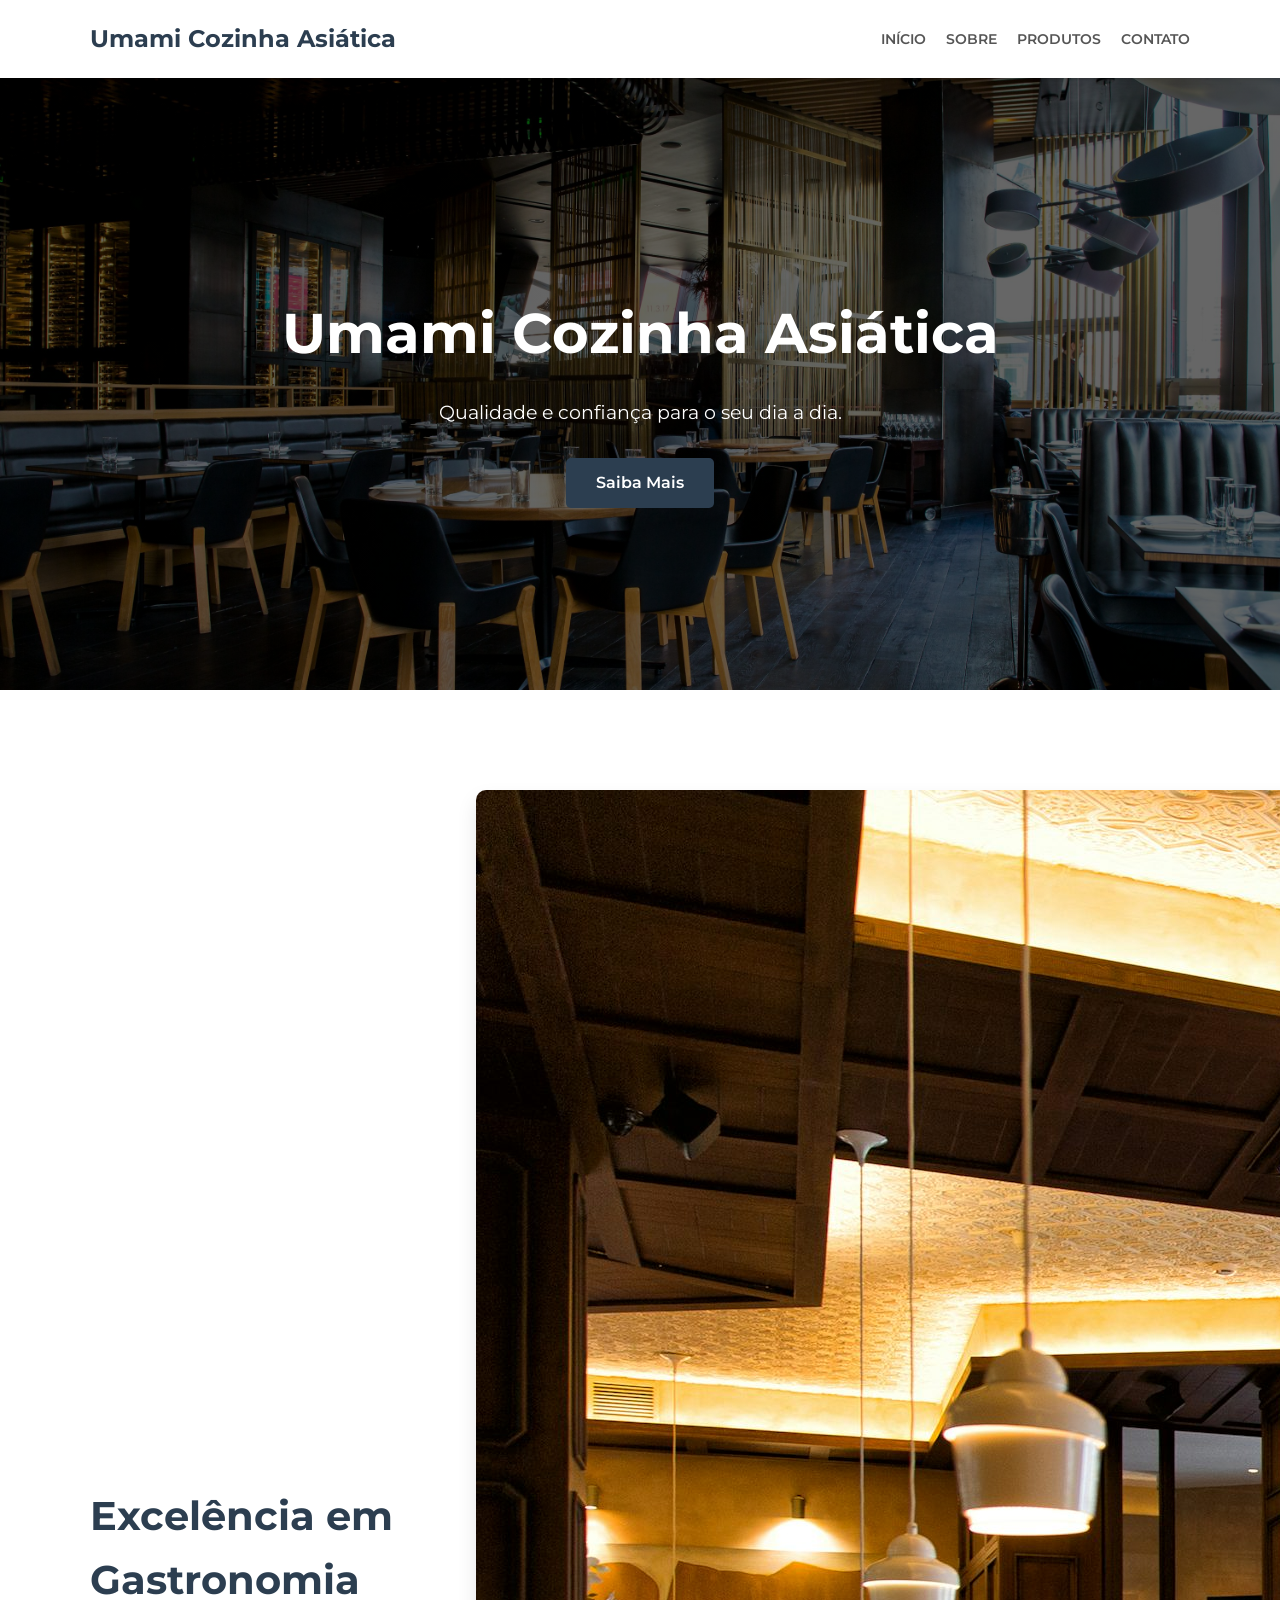
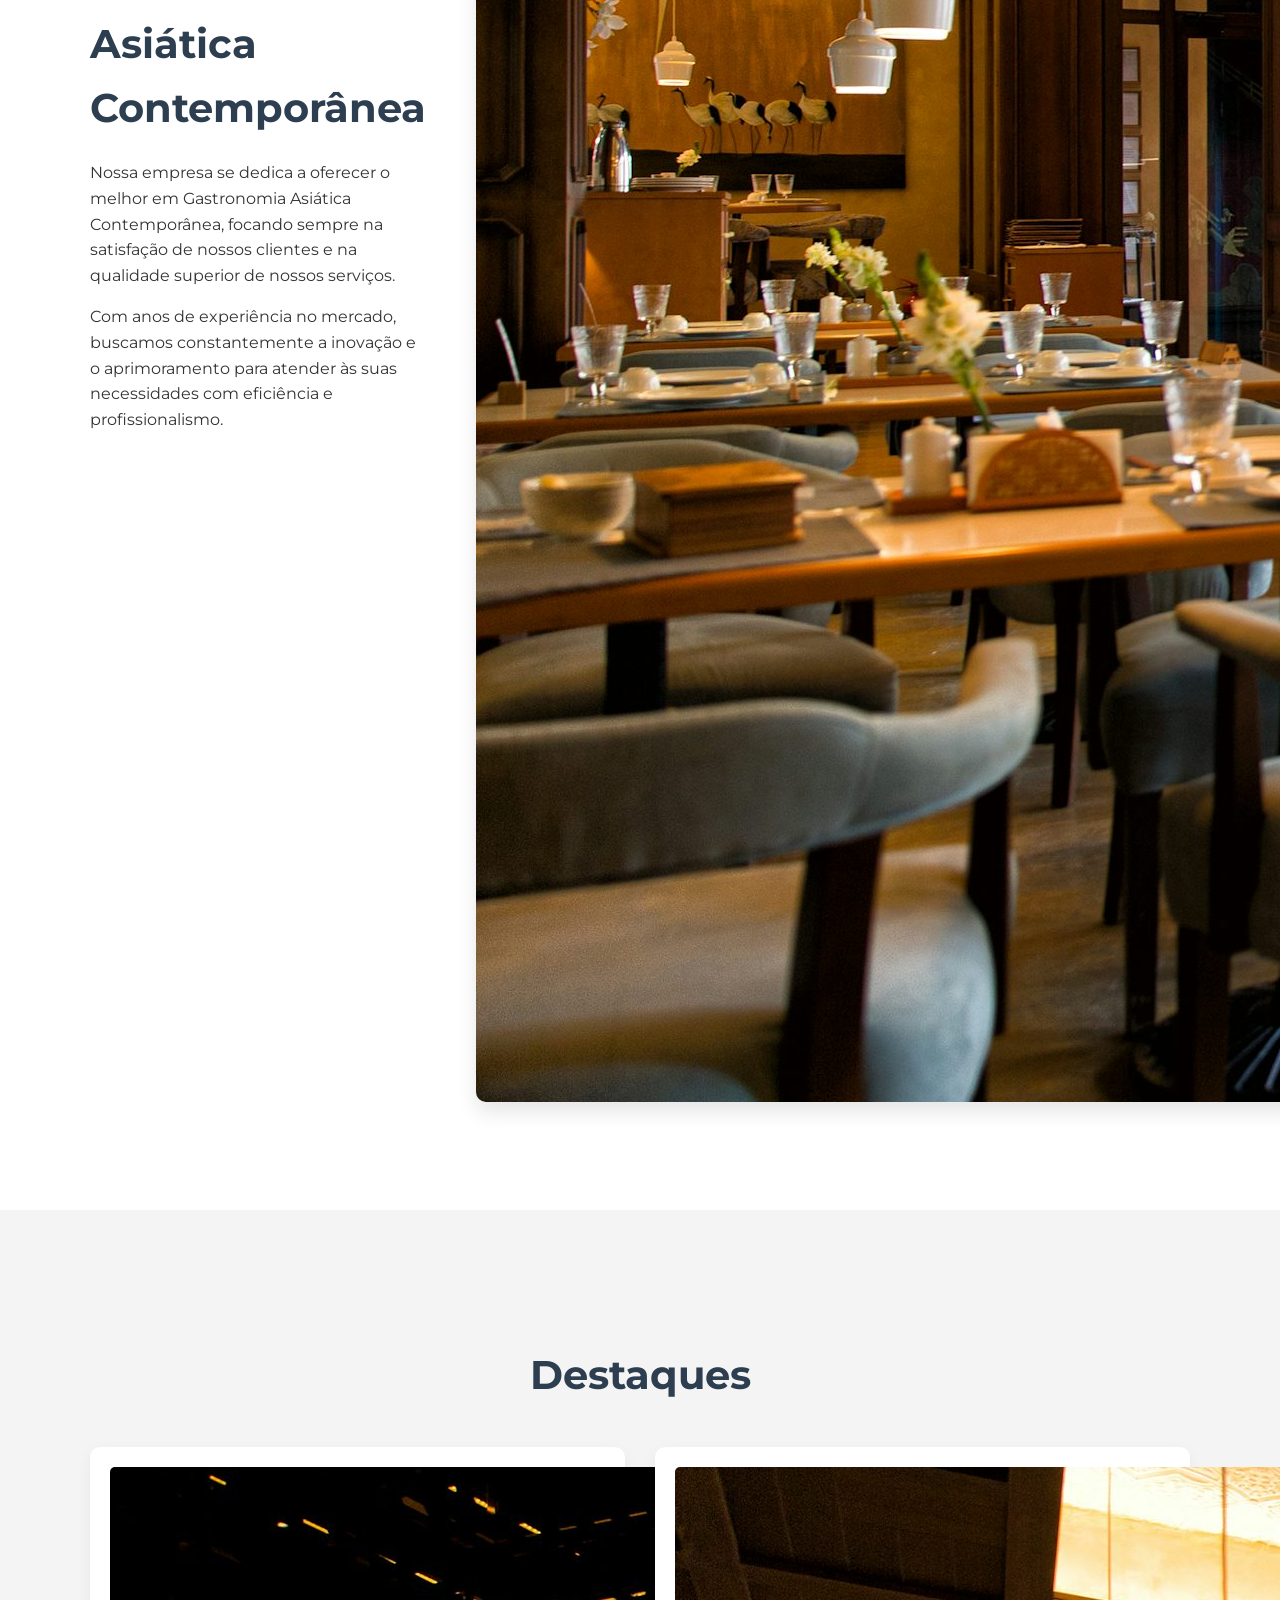
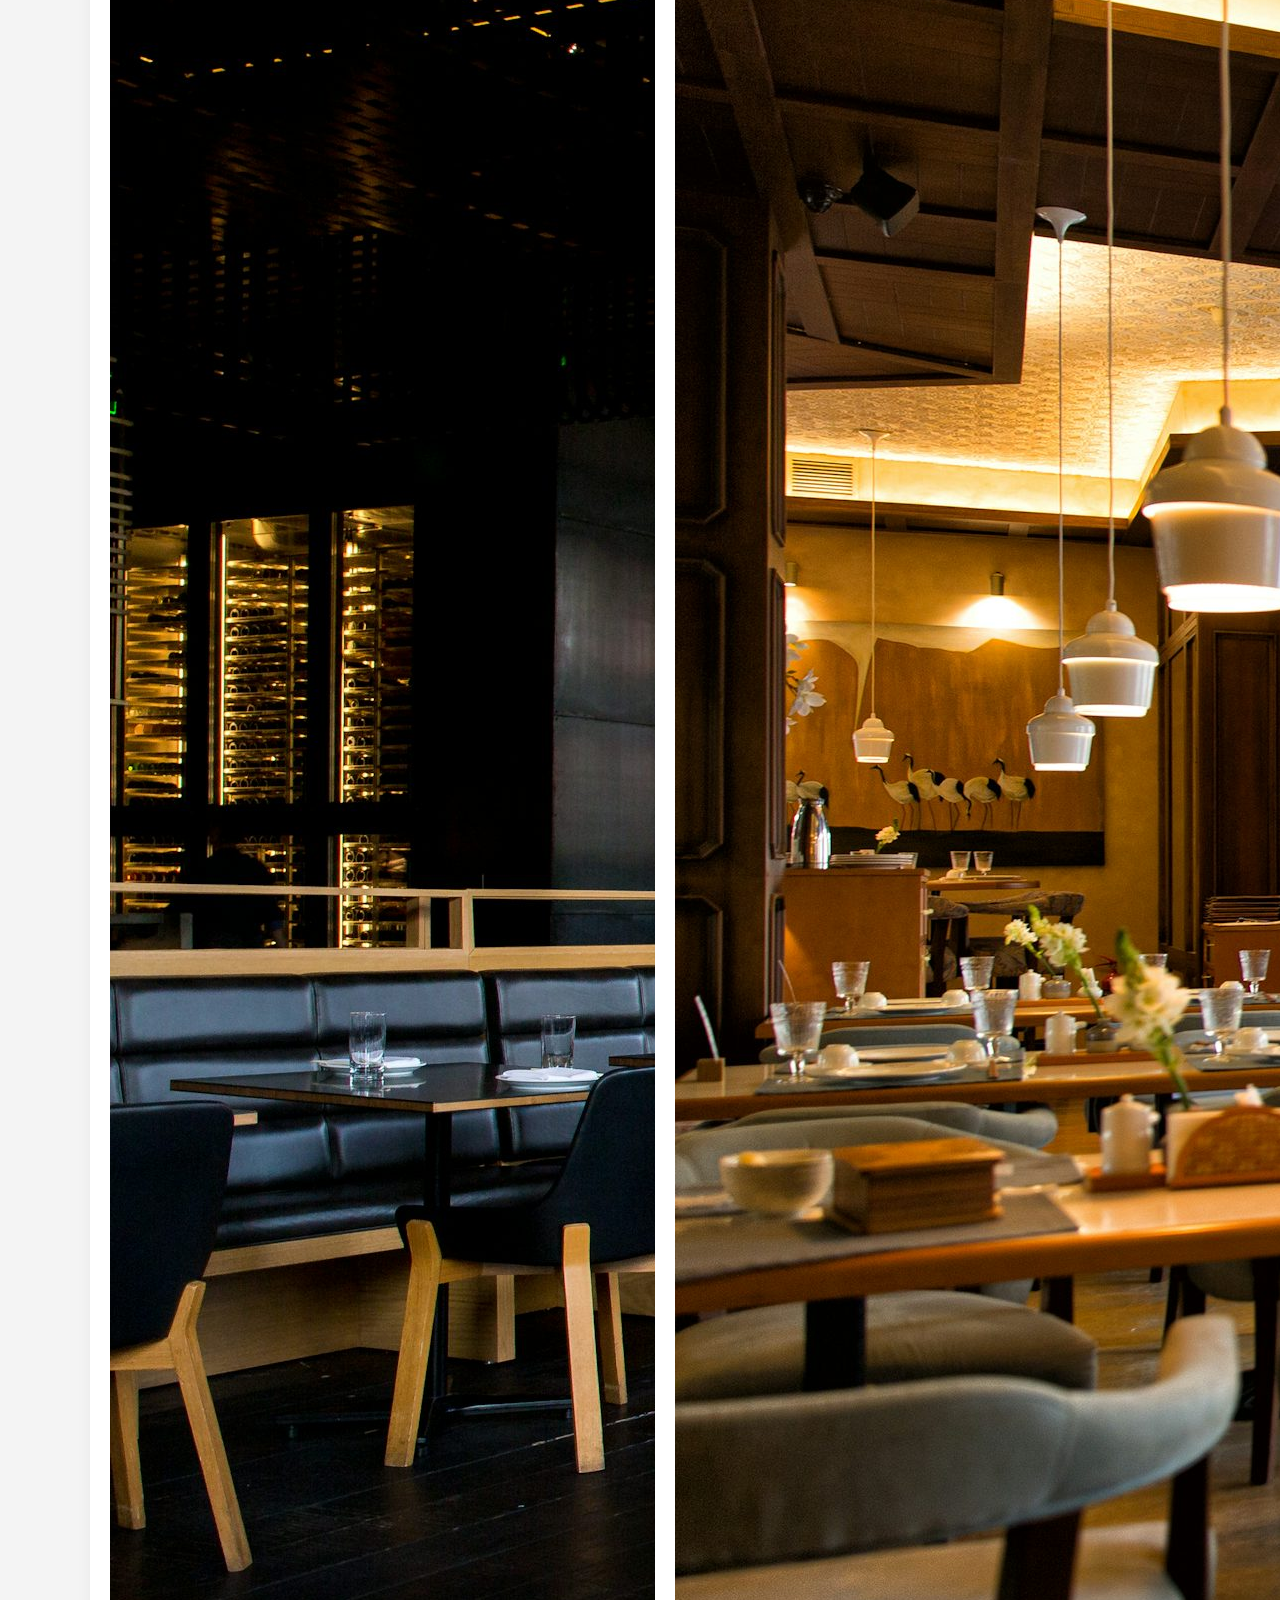
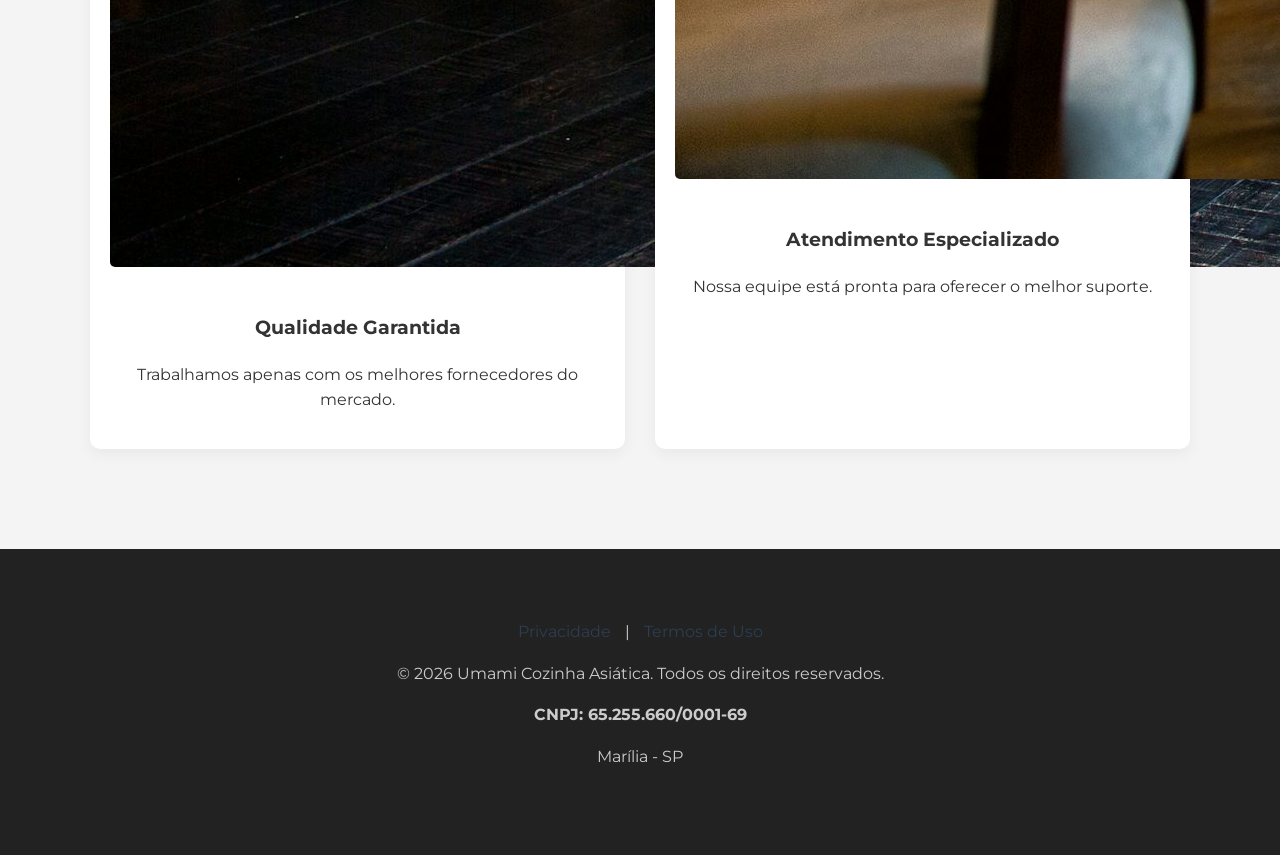
<file: index.html>
<!DOCTYPE html>
<html lang="pt-br">
<head>
    <meta charset="UTF-8">
    <meta name="viewport" content="width=device-width, initial-scale=1.0">
    <title>Umami Cozinha Asiática - Gastronomia Asiática Contemporânea</title>
    <link rel="stylesheet" href="css/style.css">
    <link href="https://fonts.googleapis.com/css2?family=Montserrat:wght@300;400;600;700&display=swap" rel="stylesheet">
</head>
<body>
    <header>
        <nav>
            <div class="container">
                <a href="https://google.com" class="logo">Umami Cozinha Asiática</a>
                <ul class="nav-links">
                    <li><a href="https://google.com">Início</a></li>
                    <li><a href="https://google.com">Sobre</a></li>
                    <li><a href="https://google.com">Produtos</a></li>
                    <li><a href="https://google.com">Contato</a></li>
                </ul>
            </div>
        </nav>
    </header>

    <section class="hero">
        <div class="container">
            <h1>Umami Cozinha Asiática</h1>
            <p>Qualidade e confiança para o seu dia a dia.</p>
            <a href="https://google.com" class="btn">Saiba Mais</a>
        </div>
    </section>

    <section class="about">
        <div class="container">
            <div class="about-content">
                <div class="about-text">
                    <h2>Excelência em Gastronomia Asiática Contemporânea</h2>
                    <p>Nossa empresa se dedica a oferecer o melhor em Gastronomia Asiática Contemporânea, focando sempre na satisfação de nossos clientes e na qualidade superior de nossos serviços.</p>
                    <p>Com anos de experiência no mercado, buscamos constantemente a inovação e o aprimoramento para atender às suas necessidades com eficiência e profissionalismo.</p>
                </div>
                <div class="about-image">
                    <img src="images/about.jpg" alt="Sobre Nós" class="clickable-image">
                </div>
            </div>
        </div>
    </section>

    <section class="specialties">
        <div class="container">
            <h2>Destaques</h2>
            <div class="grid">
                <div class="card">
                    <img src="images/dish1.jpg" alt="Destaque 1" class="clickable-image">
                    <h3>Qualidade Garantida</h3>
                    <p>Trabalhamos apenas com os melhores fornecedores do mercado.</p>
                </div>
                <div class="card">
                    <img src="images/dish2.jpg" alt="Destaque 2" class="clickable-image">
                    <h3>Atendimento Especializado</h3>
                    <p>Nossa equipe está pronta para oferecer o melhor suporte.</p>
                </div>
            </div>
        </div>
    </section>

    <footer>
        <div class="container">
            <div class="footer-links">
                <a href="privacy.html">Privacidade</a> | <a href="terms.html">Termos de Uso</a>
            </div>
            <p>&copy; 2026 Umami Cozinha Asiática. Todos os direitos reservados.</p>
            <p><strong>CNPJ: 65.255.660/0001-69</strong></p>
            <p>Marília - SP</p>
        </div>
    </footer>
    <script src="js/script.js"></script>
</body>
</html>
</file>
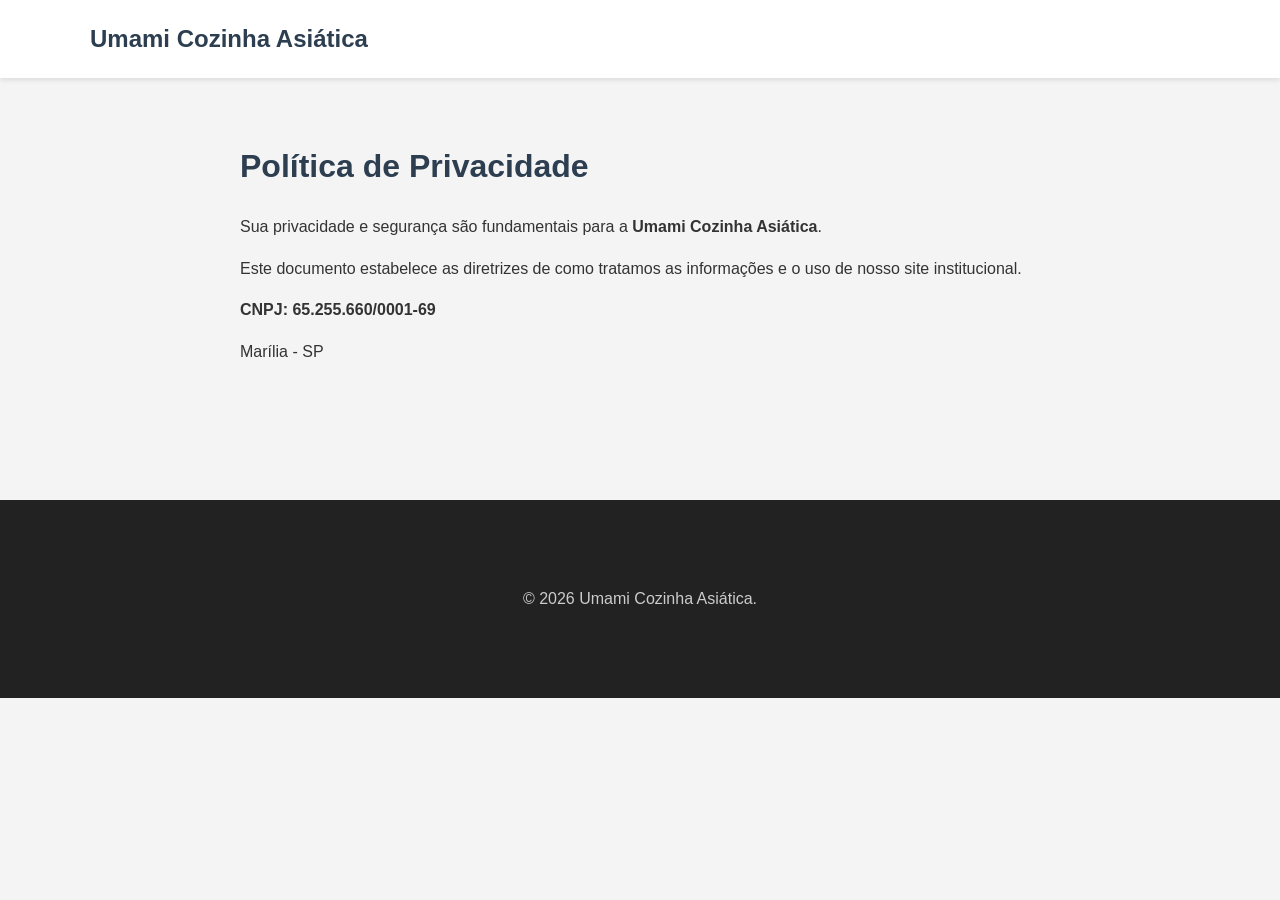
<file: privacy.html>
<!DOCTYPE html>
<html lang="pt-br">
<head>
    <meta charset="UTF-8">
    <meta name="viewport" content="width=device-width, initial-scale=1.0">
    <title>Política de Privacidade - Umami Cozinha Asiática</title>
    <link rel="stylesheet" href="css/style.css">
    <style>.legal { padding: 120px 0; max-width: 800px; margin: 0 auto; } h1 { color: #2c3e50; }</style>
</head>
<body>
    <header><nav><div class="container"><a href="index.html" class="logo">Umami Cozinha Asiática</a></div></nav></header>
    <div class="container legal">
        <h1>Política de Privacidade</h1>
        <p>Sua privacidade e segurança são fundamentais para a <strong>Umami Cozinha Asiática</strong>.</p>
        <p>Este documento estabelece as diretrizes de como tratamos as informações e o uso de nosso site institucional.</p>
        <p><strong>CNPJ: 65.255.660/0001-69</strong></p>
        <p>Marília - SP</p>
    </div>
    <footer><div class="container"><p>&copy; 2026 Umami Cozinha Asiática.</p></div></footer>
</body>
</html>
</file>
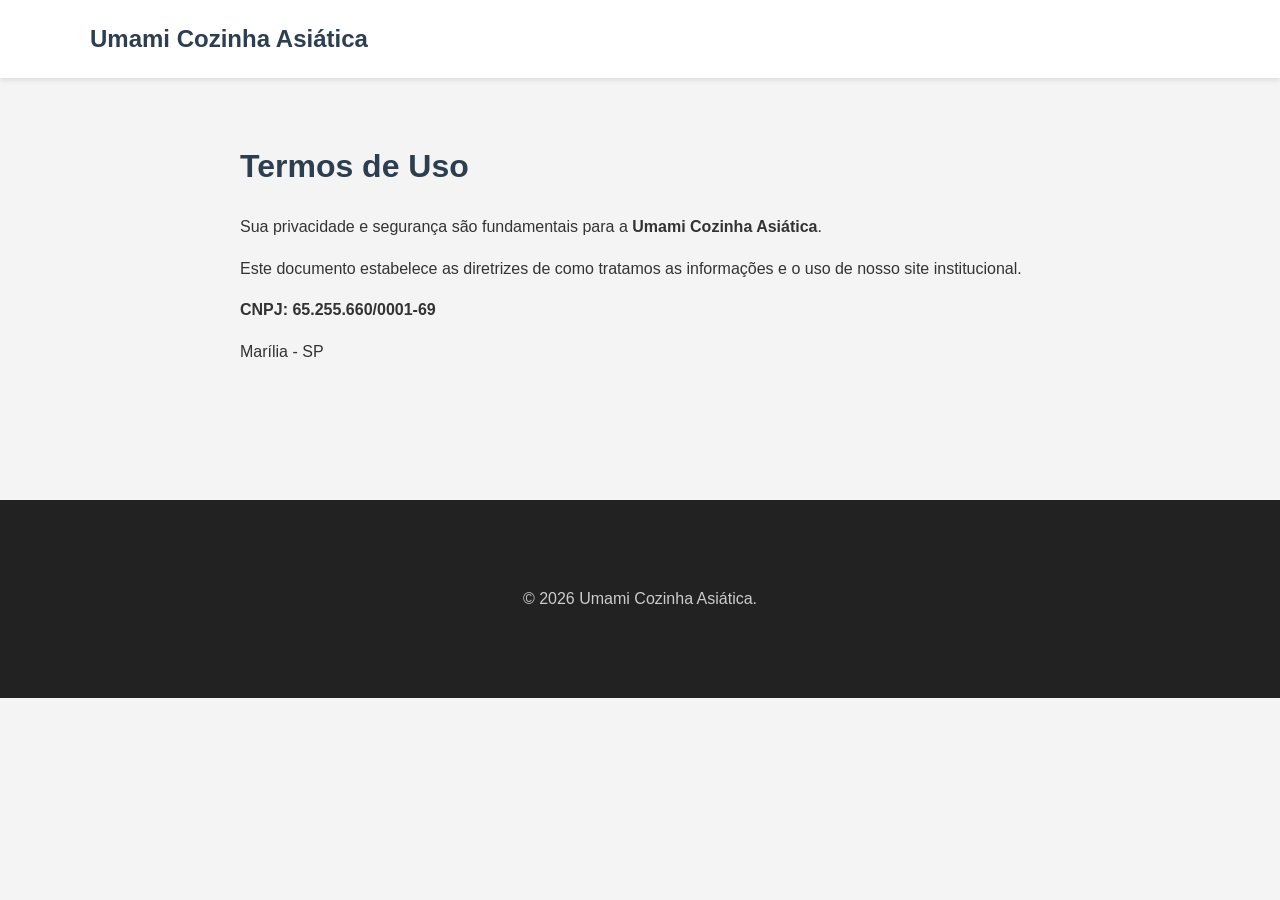
<file: terms.html>
<!DOCTYPE html>
<html lang="pt-br">
<head>
    <meta charset="UTF-8">
    <meta name="viewport" content="width=device-width, initial-scale=1.0">
    <title>Termos de Uso - Umami Cozinha Asiática</title>
    <link rel="stylesheet" href="css/style.css">
    <style>.legal { padding: 120px 0; max-width: 800px; margin: 0 auto; } h1 { color: #2c3e50; }</style>
</head>
<body>
    <header><nav><div class="container"><a href="index.html" class="logo">Umami Cozinha Asiática</a></div></nav></header>
    <div class="container legal">
        <h1>Termos de Uso</h1>
        <p>Sua privacidade e segurança são fundamentais para a <strong>Umami Cozinha Asiática</strong>.</p>
        <p>Este documento estabelece as diretrizes de como tratamos as informações e o uso de nosso site institucional.</p>
        <p><strong>CNPJ: 65.255.660/0001-69</strong></p>
        <p>Marília - SP</p>
    </div>
    <footer><div class="container"><p>&copy; 2026 Umami Cozinha Asiática.</p></div></footer>
</body>
</html>
</file>
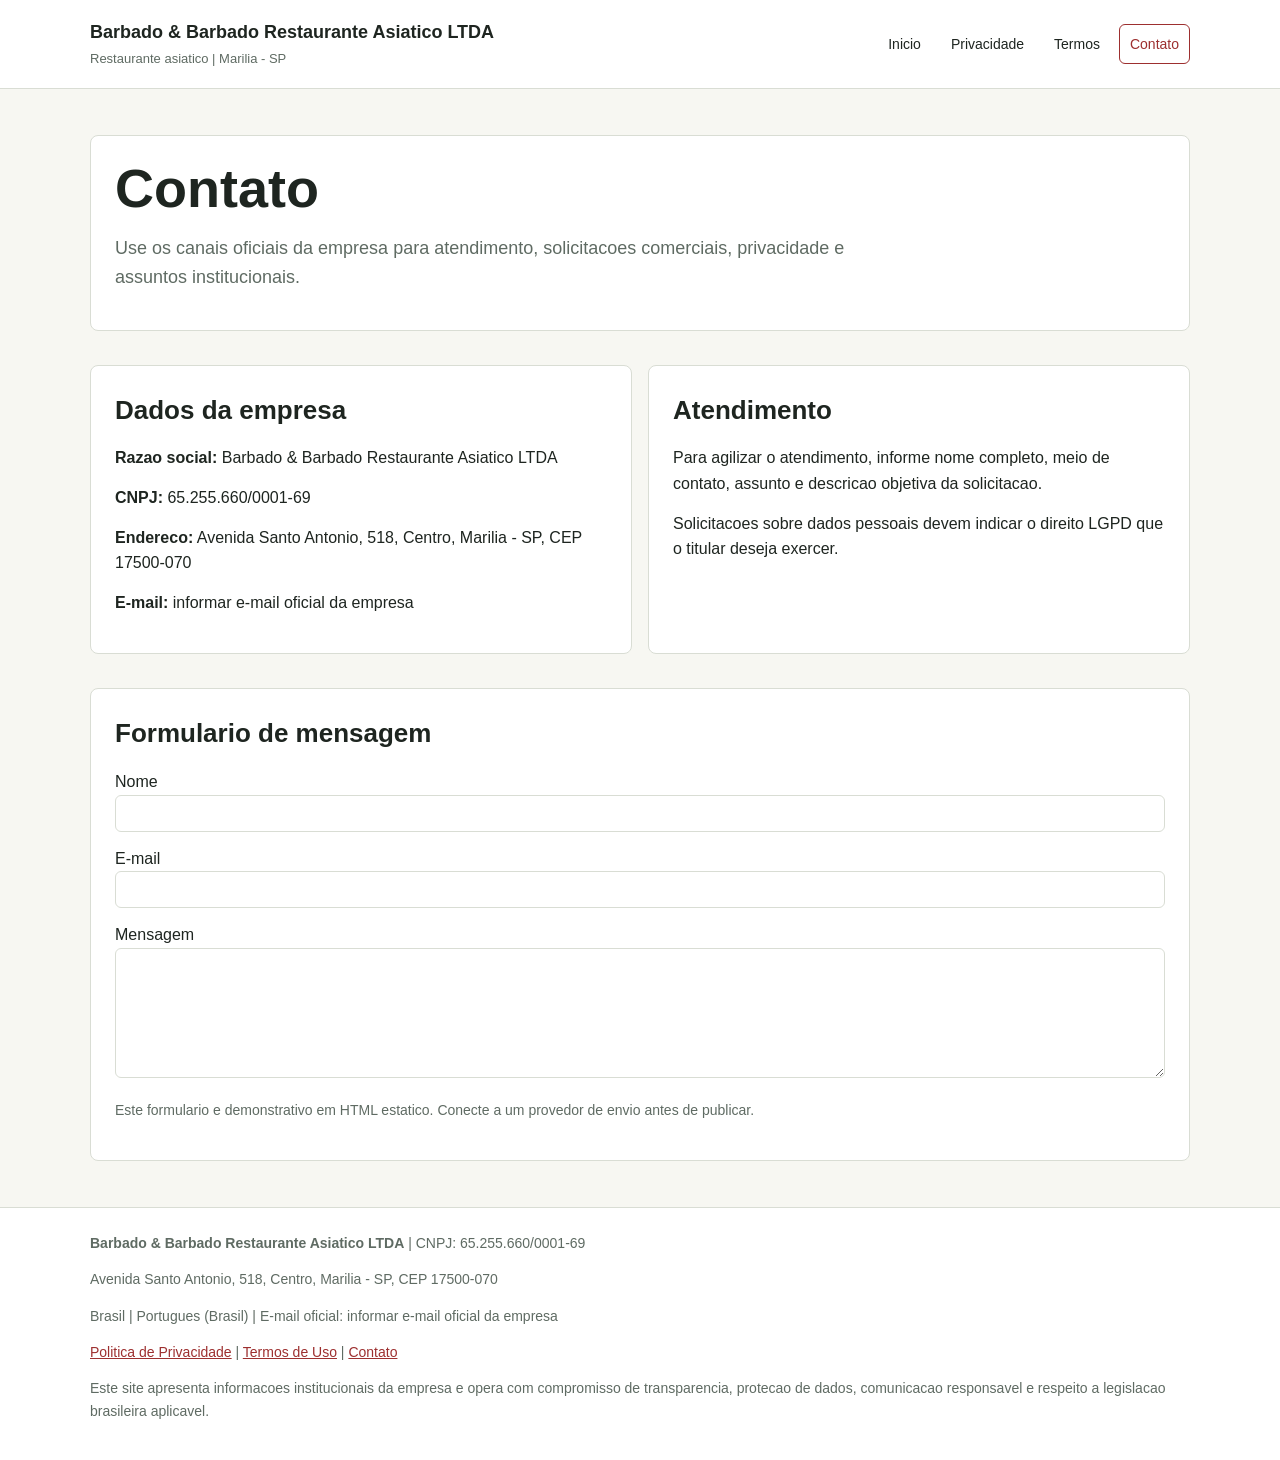
<file: pre_hu/contact.html>
﻿<!doctype html>
<html lang="pt-BR">
<head>
  <meta charset="utf-8">
  <meta name="viewport" content="width=device-width, initial-scale=1">
  <title>Contato | Barbado & Barbado Restaurante Asiatico LTDA</title>
  <meta name="description" content="Barbado & Barbado Restaurante Asiatico LTDA - Restaurante asiatico. Dados empresariais, politicas e canais de contato.">
  <style>
    :root {
      --accent: #9d2f2f;
      --accent2: #d7a645;
      --bg: #f7f7f2;
      --text: #1e2520;
      --muted: #5f6b63;
      --line: #d9ddd4;
      --card: #ffffff;
    }
    * { box-sizing: border-box; }
    body { margin: 0; font-family: Arial, Helvetica, sans-serif; color: var(--text); background: var(--bg); line-height: 1.6; }
    header { background: var(--card); border-bottom: 1px solid var(--line); position: sticky; top: 0; z-index: 10; }
    .wrap { width: min(1100px, calc(100% - 32px)); margin: 0 auto; }
    .top { display: flex; align-items: center; justify-content: space-between; gap: 20px; padding: 18px 0; }
    .brand { display: flex; flex-direction: column; gap: 2px; }
    .brand strong { font-size: 18px; letter-spacing: 0; }
    .brand span { color: var(--muted); font-size: 13px; }
    nav { display: flex; flex-wrap: wrap; gap: 8px; }
    nav a { color: var(--text); text-decoration: none; padding: 8px 10px; border-radius: 6px; border: 1px solid transparent; font-size: 14px; }
    nav a.active, nav a:hover { border-color: var(--accent); color: var(--accent); }
    main { padding: 46px 0; }
    .hero { display: grid; grid-template-columns: 1.4fr .8fr; gap: 28px; align-items: stretch; }
    h1 { font-size: clamp(30px, 5vw, 54px); line-height: 1.05; margin: 0 0 18px; letter-spacing: 0; }
    h2 { font-size: 26px; margin: 0 0 14px; letter-spacing: 0; }
    h3 { margin: 0 0 8px; }
    p { margin: 0 0 14px; }
    .lead { font-size: 18px; color: var(--muted); max-width: 760px; }
    .card { background: var(--card); border: 1px solid var(--line); border-radius: 8px; padding: 24px; }
    .hero .card { border-top: 4px solid var(--accent); }
    .grid { display: grid; grid-template-columns: repeat(3, minmax(0, 1fr)); gap: 16px; margin-top: 22px; }
    .two { display: grid; grid-template-columns: repeat(2, minmax(0, 1fr)); gap: 16px; margin-top: 22px; }
    .section { margin-top: 34px; }
    .badge { display: inline-block; background: color-mix(in srgb, var(--accent) 12%, white); color: var(--accent); border: 1px solid color-mix(in srgb, var(--accent) 32%, white); border-radius: 999px; padding: 6px 10px; font-size: 13px; margin-bottom: 16px; }
    .btns { display: flex; gap: 10px; flex-wrap: wrap; margin-top: 20px; }
    .btn { background: var(--accent); color: white; text-decoration: none; border-radius: 6px; padding: 10px 14px; font-weight: 700; }
    .btn.secondary { background: transparent; color: var(--accent); border: 1px solid var(--accent); }
    ul { padding-left: 20px; }
    li { margin-bottom: 8px; }
    table { width: 100%; border-collapse: collapse; background: var(--card); border: 1px solid var(--line); }
    th, td { padding: 12px; border-bottom: 1px solid var(--line); text-align: left; vertical-align: top; }
    footer { border-top: 1px solid var(--line); background: var(--card); padding: 24px 0; color: var(--muted); font-size: 14px; }
    footer a { color: var(--accent); }
    .legal { font-size: 14px; color: var(--muted); }
    @media (max-width: 760px) {
      .top, .hero, .grid, .two { grid-template-columns: 1fr; display: grid; }
      nav { width: 100%; }
    }
  </style>
</head>
<body>
  <header>
    <div class="wrap top">
      <div class="brand">
        <strong>Barbado & Barbado Restaurante Asiatico LTDA</strong>
        <span>Restaurante asiatico | Marilia - SP</span>
      </div>
      <nav aria-label="Navegacao principal">
        <a href="index.html">Inicio</a>
<a href="privacy.html">Privacidade</a>
<a href="terms.html">Termos</a>
<a class="active" href="contact.html">Contato</a>
      </nav>
    </div>
  </header>
  <main class="wrap">
    <section class="card">
  <h1>Contato</h1>
  <p class="lead">Use os canais oficiais da empresa para atendimento, solicitacoes comerciais, privacidade e assuntos institucionais.</p>
</section>

<section class="section two">
  <div class="card">
    <h2>Dados da empresa</h2>
    <p><strong>Razao social:</strong> Barbado & Barbado Restaurante Asiatico LTDA</p>
    <p><strong>CNPJ:</strong> 65.255.660/0001-69</p>
    <p><strong>Endereco:</strong> Avenida Santo Antonio, 518, Centro, Marilia - SP, CEP 17500-070</p>
    <p><strong>E-mail:</strong> informar e-mail oficial da empresa</p>
  </div>
  <div class="card">
    <h2>Atendimento</h2>
    <p>Para agilizar o atendimento, informe nome completo, meio de contato, assunto e descricao objetiva da solicitacao.</p>
    <p>Solicitacoes sobre dados pessoais devem indicar o direito LGPD que o titular deseja exercer.</p>
  </div>
</section>

<section class="section card">
  <h2>Formulario de mensagem</h2>
  <form>
    <p><label>Nome<br><input style="width:100%;padding:10px;border:1px solid var(--line);border-radius:6px" type="text" name="nome"></label></p>
    <p><label>E-mail<br><input style="width:100%;padding:10px;border:1px solid var(--line);border-radius:6px" type="email" name="email"></label></p>
    <p><label>Mensagem<br><textarea style="width:100%;padding:10px;border:1px solid var(--line);border-radius:6px;min-height:130px" name="mensagem"></textarea></label></p>
    <p class="legal">Este formulario e demonstrativo em HTML estatico. Conecte a um provedor de envio antes de publicar.</p>
  </form>
</section>
  </main>
  <footer>
    <div class="wrap">
      <p><strong>Barbado & Barbado Restaurante Asiatico LTDA</strong> | CNPJ: 65.255.660/0001-69</p>
      <p>Avenida Santo Antonio, 518, Centro, Marilia - SP, CEP 17500-070</p>
      <p>Brasil | Portugues (Brasil) | E-mail oficial: informar e-mail oficial da empresa</p>
      <p><a href="privacy.html">Politica de Privacidade</a> | <a href="terms.html">Termos de Uso</a> | <a href="contact.html">Contato</a></p>
      <p>Este site apresenta informacoes institucionais da empresa e opera com compromisso de transparencia, protecao de dados, comunicacao responsavel e respeito a legislacao brasileira aplicavel.</p>
    </div>
  </footer>
</body>
</html>
</file>
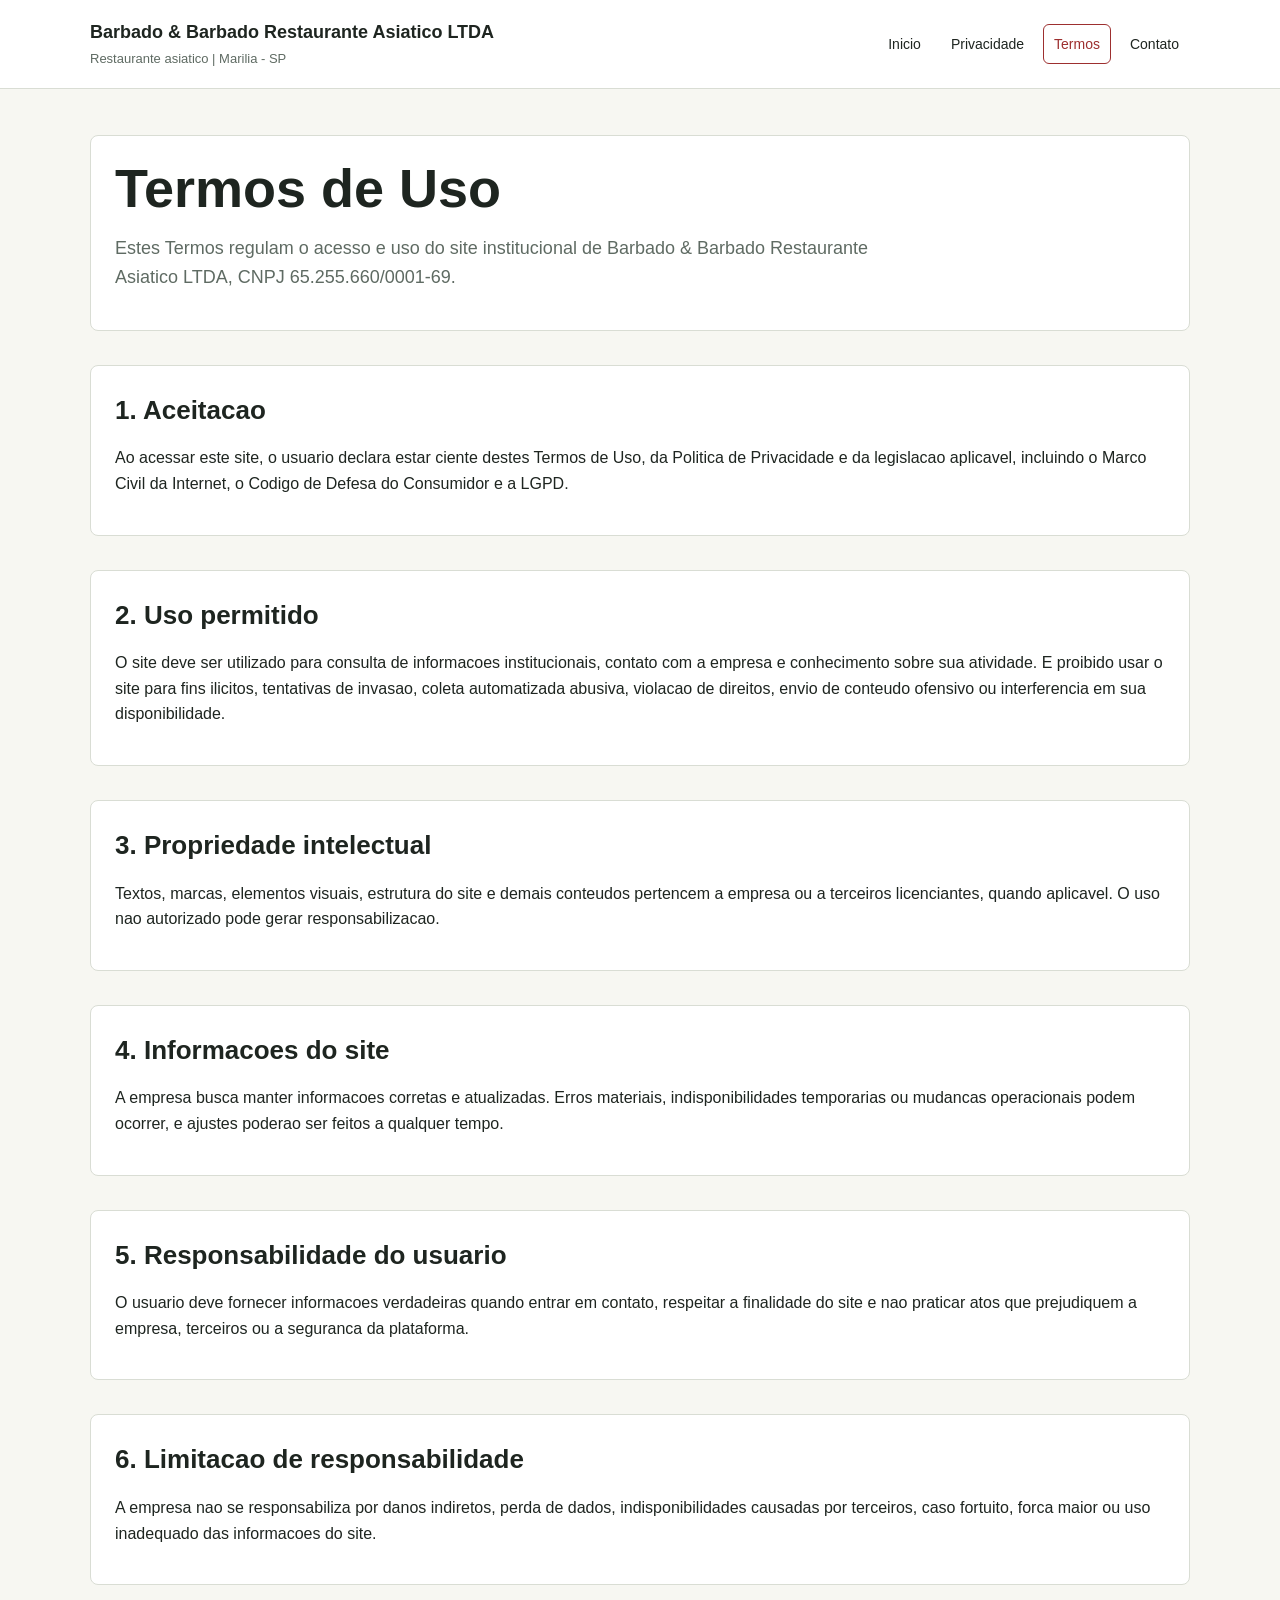
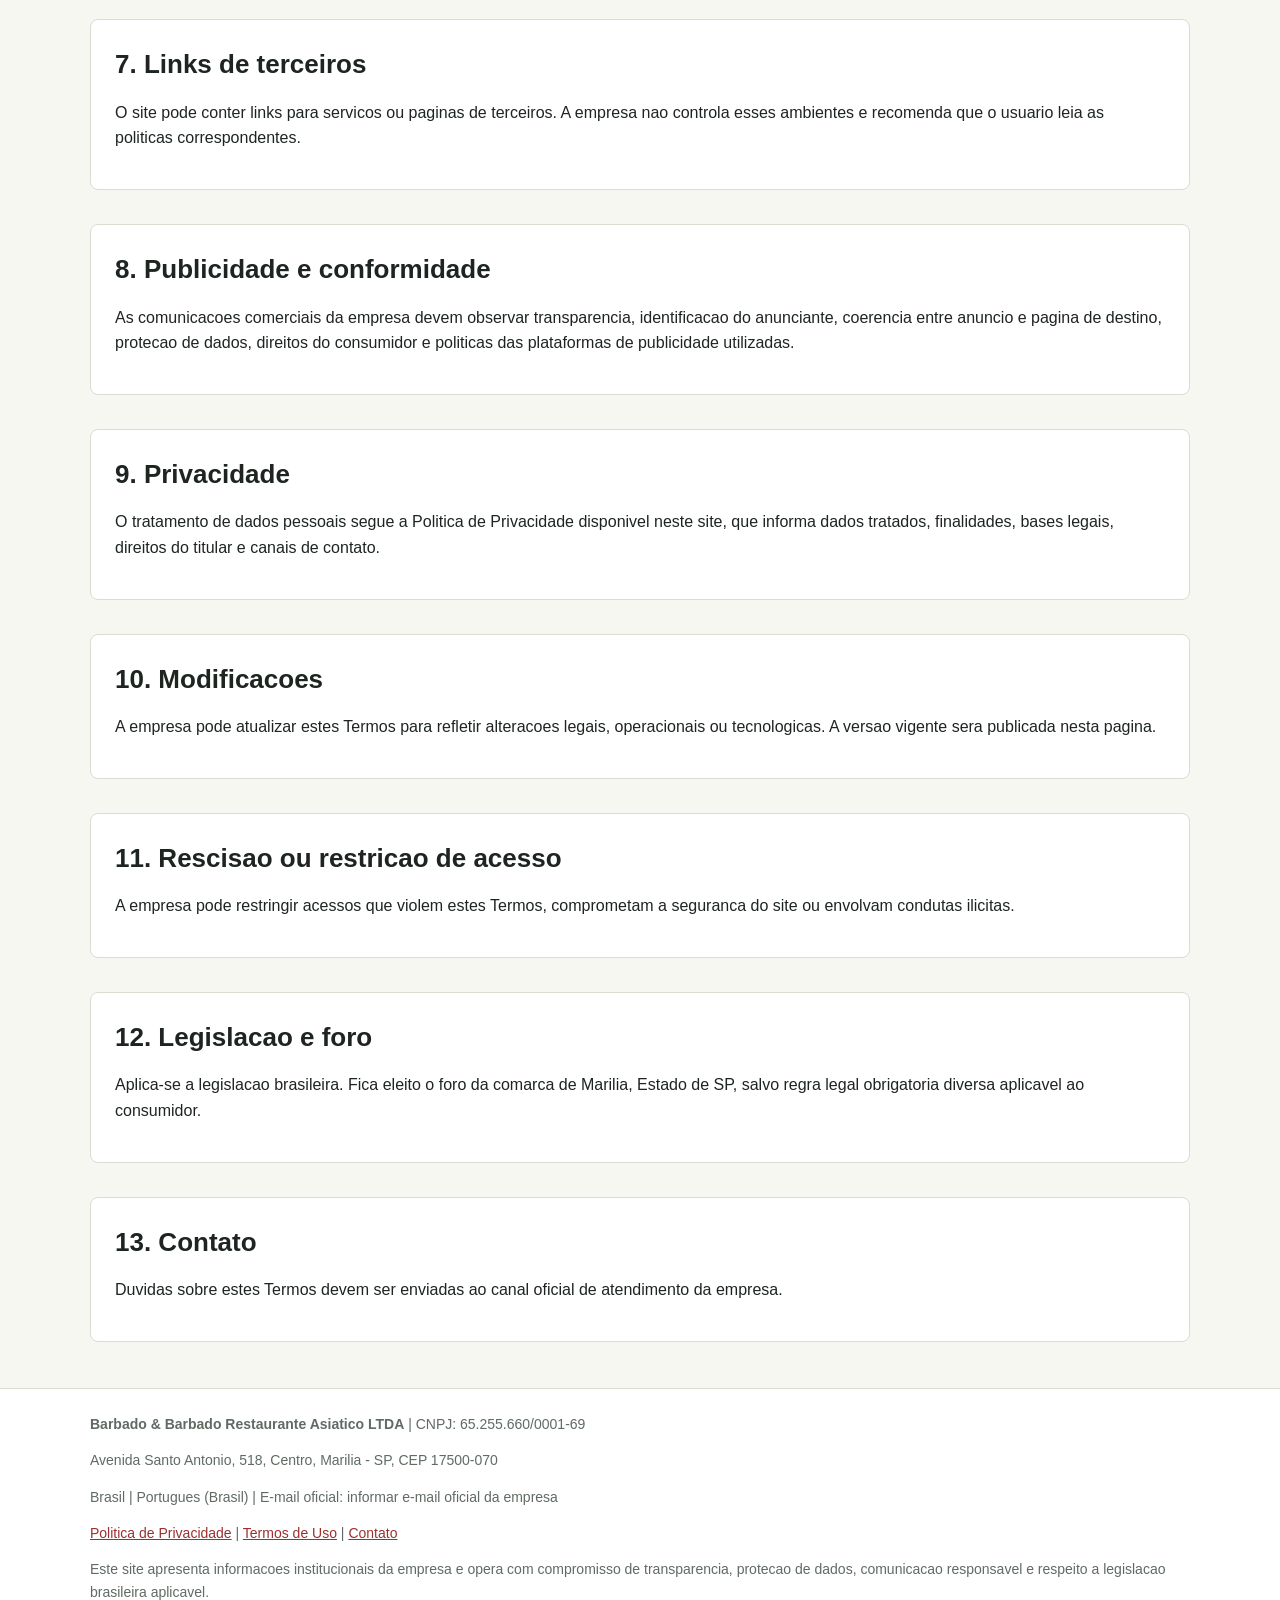
<file: pre_hu/terms.html>
﻿<!doctype html>
<html lang="pt-BR">
<head>
  <meta charset="utf-8">
  <meta name="viewport" content="width=device-width, initial-scale=1">
  <title>Termos de Uso | Barbado & Barbado Restaurante Asiatico LTDA</title>
  <meta name="description" content="Barbado & Barbado Restaurante Asiatico LTDA - Restaurante asiatico. Dados empresariais, politicas e canais de contato.">
  <style>
    :root {
      --accent: #9d2f2f;
      --accent2: #d7a645;
      --bg: #f7f7f2;
      --text: #1e2520;
      --muted: #5f6b63;
      --line: #d9ddd4;
      --card: #ffffff;
    }
    * { box-sizing: border-box; }
    body { margin: 0; font-family: Arial, Helvetica, sans-serif; color: var(--text); background: var(--bg); line-height: 1.6; }
    header { background: var(--card); border-bottom: 1px solid var(--line); position: sticky; top: 0; z-index: 10; }
    .wrap { width: min(1100px, calc(100% - 32px)); margin: 0 auto; }
    .top { display: flex; align-items: center; justify-content: space-between; gap: 20px; padding: 18px 0; }
    .brand { display: flex; flex-direction: column; gap: 2px; }
    .brand strong { font-size: 18px; letter-spacing: 0; }
    .brand span { color: var(--muted); font-size: 13px; }
    nav { display: flex; flex-wrap: wrap; gap: 8px; }
    nav a { color: var(--text); text-decoration: none; padding: 8px 10px; border-radius: 6px; border: 1px solid transparent; font-size: 14px; }
    nav a.active, nav a:hover { border-color: var(--accent); color: var(--accent); }
    main { padding: 46px 0; }
    .hero { display: grid; grid-template-columns: 1.4fr .8fr; gap: 28px; align-items: stretch; }
    h1 { font-size: clamp(30px, 5vw, 54px); line-height: 1.05; margin: 0 0 18px; letter-spacing: 0; }
    h2 { font-size: 26px; margin: 0 0 14px; letter-spacing: 0; }
    h3 { margin: 0 0 8px; }
    p { margin: 0 0 14px; }
    .lead { font-size: 18px; color: var(--muted); max-width: 760px; }
    .card { background: var(--card); border: 1px solid var(--line); border-radius: 8px; padding: 24px; }
    .hero .card { border-top: 4px solid var(--accent); }
    .grid { display: grid; grid-template-columns: repeat(3, minmax(0, 1fr)); gap: 16px; margin-top: 22px; }
    .two { display: grid; grid-template-columns: repeat(2, minmax(0, 1fr)); gap: 16px; margin-top: 22px; }
    .section { margin-top: 34px; }
    .badge { display: inline-block; background: color-mix(in srgb, var(--accent) 12%, white); color: var(--accent); border: 1px solid color-mix(in srgb, var(--accent) 32%, white); border-radius: 999px; padding: 6px 10px; font-size: 13px; margin-bottom: 16px; }
    .btns { display: flex; gap: 10px; flex-wrap: wrap; margin-top: 20px; }
    .btn { background: var(--accent); color: white; text-decoration: none; border-radius: 6px; padding: 10px 14px; font-weight: 700; }
    .btn.secondary { background: transparent; color: var(--accent); border: 1px solid var(--accent); }
    ul { padding-left: 20px; }
    li { margin-bottom: 8px; }
    table { width: 100%; border-collapse: collapse; background: var(--card); border: 1px solid var(--line); }
    th, td { padding: 12px; border-bottom: 1px solid var(--line); text-align: left; vertical-align: top; }
    footer { border-top: 1px solid var(--line); background: var(--card); padding: 24px 0; color: var(--muted); font-size: 14px; }
    footer a { color: var(--accent); }
    .legal { font-size: 14px; color: var(--muted); }
    @media (max-width: 760px) {
      .top, .hero, .grid, .two { grid-template-columns: 1fr; display: grid; }
      nav { width: 100%; }
    }
  </style>
</head>
<body>
  <header>
    <div class="wrap top">
      <div class="brand">
        <strong>Barbado & Barbado Restaurante Asiatico LTDA</strong>
        <span>Restaurante asiatico | Marilia - SP</span>
      </div>
      <nav aria-label="Navegacao principal">
        <a href="index.html">Inicio</a>
<a href="privacy.html">Privacidade</a>
<a class="active" href="terms.html">Termos</a>
<a href="contact.html">Contato</a>
      </nav>
    </div>
  </header>
  <main class="wrap">
    <section class="card">
  <h1>Termos de Uso</h1>
  <p class="lead">Estes Termos regulam o acesso e uso do site institucional de Barbado & Barbado Restaurante Asiatico LTDA, CNPJ 65.255.660/0001-69.</p>
</section>

<section class="section card"><h2>1. Aceitacao</h2><p>Ao acessar este site, o usuario declara estar ciente destes Termos de Uso, da Politica de Privacidade e da legislacao aplicavel, incluindo o Marco Civil da Internet, o Codigo de Defesa do Consumidor e a LGPD.</p></section>
<section class="section card"><h2>2. Uso permitido</h2><p>O site deve ser utilizado para consulta de informacoes institucionais, contato com a empresa e conhecimento sobre sua atividade. E proibido usar o site para fins ilicitos, tentativas de invasao, coleta automatizada abusiva, violacao de direitos, envio de conteudo ofensivo ou interferencia em sua disponibilidade.</p></section>
<section class="section card"><h2>3. Propriedade intelectual</h2><p>Textos, marcas, elementos visuais, estrutura do site e demais conteudos pertencem a empresa ou a terceiros licenciantes, quando aplicavel. O uso nao autorizado pode gerar responsabilizacao.</p></section>
<section class="section card"><h2>4. Informacoes do site</h2><p>A empresa busca manter informacoes corretas e atualizadas. Erros materiais, indisponibilidades temporarias ou mudancas operacionais podem ocorrer, e ajustes poderao ser feitos a qualquer tempo.</p></section>
<section class="section card"><h2>5. Responsabilidade do usuario</h2><p>O usuario deve fornecer informacoes verdadeiras quando entrar em contato, respeitar a finalidade do site e nao praticar atos que prejudiquem a empresa, terceiros ou a seguranca da plataforma.</p></section>
<section class="section card"><h2>6. Limitacao de responsabilidade</h2><p>A empresa nao se responsabiliza por danos indiretos, perda de dados, indisponibilidades causadas por terceiros, caso fortuito, forca maior ou uso inadequado das informacoes do site.</p></section>
<section class="section card"><h2>7. Links de terceiros</h2><p>O site pode conter links para servicos ou paginas de terceiros. A empresa nao controla esses ambientes e recomenda que o usuario leia as politicas correspondentes.</p></section>
<section class="section card"><h2>8. Publicidade e conformidade</h2><p>As comunicacoes comerciais da empresa devem observar transparencia, identificacao do anunciante, coerencia entre anuncio e pagina de destino, protecao de dados, direitos do consumidor e politicas das plataformas de publicidade utilizadas.</p></section>
<section class="section card"><h2>9. Privacidade</h2><p>O tratamento de dados pessoais segue a Politica de Privacidade disponivel neste site, que informa dados tratados, finalidades, bases legais, direitos do titular e canais de contato.</p></section>
<section class="section card"><h2>10. Modificacoes</h2><p>A empresa pode atualizar estes Termos para refletir alteracoes legais, operacionais ou tecnologicas. A versao vigente sera publicada nesta pagina.</p></section>
<section class="section card"><h2>11. Rescisao ou restricao de acesso</h2><p>A empresa pode restringir acessos que violem estes Termos, comprometam a seguranca do site ou envolvam condutas ilicitas.</p></section>
<section class="section card"><h2>12. Legislacao e foro</h2><p>Aplica-se a legislacao brasileira. Fica eleito o foro da comarca de Marilia, Estado de SP, salvo regra legal obrigatoria diversa aplicavel ao consumidor.</p></section>
<section class="section card"><h2>13. Contato</h2><p>Duvidas sobre estes Termos devem ser enviadas ao canal oficial de atendimento da empresa.</p></section>
  </main>
  <footer>
    <div class="wrap">
      <p><strong>Barbado & Barbado Restaurante Asiatico LTDA</strong> | CNPJ: 65.255.660/0001-69</p>
      <p>Avenida Santo Antonio, 518, Centro, Marilia - SP, CEP 17500-070</p>
      <p>Brasil | Portugues (Brasil) | E-mail oficial: informar e-mail oficial da empresa</p>
      <p><a href="privacy.html">Politica de Privacidade</a> | <a href="terms.html">Termos de Uso</a> | <a href="contact.html">Contato</a></p>
      <p>Este site apresenta informacoes institucionais da empresa e opera com compromisso de transparencia, protecao de dados, comunicacao responsavel e respeito a legislacao brasileira aplicavel.</p>
    </div>
  </footer>
</body>
</html>
</file>
<file: css/style.css>
body { font-family: 'Montserrat', sans-serif; margin: 0; padding: 0; color: #333; line-height: 1.6; background-color: #f4f4f4; }
.container { width: 90%; max-width: 1100px; margin: 0 auto; padding: 20px 0; }
header { background: #fff; box-shadow: 0 2px 5px rgba(0,0,0,0.1); position: fixed; width: 100%; top: 0; z-index: 1000; }
header .container { display: flex; justify-content: space-between; align-items: center; }
.logo { font-size: 1.5em; font-weight: 700; color: #2c3e50; text-decoration: none; }
.nav-links { list-style: none; display: flex; margin: 0; padding: 0; }
.nav-links li { margin-left: 20px; }
.nav-links a { text-decoration: none; color: #555; font-weight: 600; font-size: 0.9em; text-transform: uppercase; }
.hero { background: linear-gradient(rgba(0,0,0,0.6), rgba(0,0,0,0.6)), url('../images/hero.jpg') no-repeat center center/cover; height: 70vh; display: flex; align-items: center; justify-content: center; text-align: center; color: #fff; margin-top: 60px; }
.hero h1 { font-size: 3.5em; margin-bottom: 10px; }
.hero p { font-size: 1.2em; margin-bottom: 30px; }
.btn { background: #2c3e50; color: #fff; padding: 12px 30px; text-decoration: none; border-radius: 5px; font-weight: 600; display: inline-block; }
.about { padding: 80px 0; background: #fff; }
.about-content { display: flex; align-items: center; gap: 50px; }
.about-text { flex: 1; }
.about-text h2 { color: #2c3e50; font-size: 2.5em; margin-bottom: 20px; }
.about-image { flex: 1; }
.about-image img { border-radius: 10px; box-shadow: 0 10px 20px rgba(0,0,0,0.1); }
.specialties { padding: 80px 0; text-align: center; }
.specialties h2 { font-size: 2.5em; margin-bottom: 40px; color: #2c3e50; }
.grid { display: grid; grid-template-columns: repeat(auto-fit, minmax(300px, 1fr)); gap: 30px; }
.card { background: #fff; padding: 20px; border-radius: 10px; box-shadow: 0 5px 15px rgba(0,0,0,0.05); }
.card img { border-radius: 5px; margin-bottom: 20px; }
footer { background: #222; color: #ccc; text-align: center; padding: 50px 0; }
.footer-links a { color: #2c3e50; text-decoration: none; margin: 0 10px; }
.clickable-image { cursor: pointer; }
@media (max-width: 768px) { .about-content { flex-direction: column; } .hero h1 { font-size: 2.5em; } .nav-links { display: none; } }
</file>
